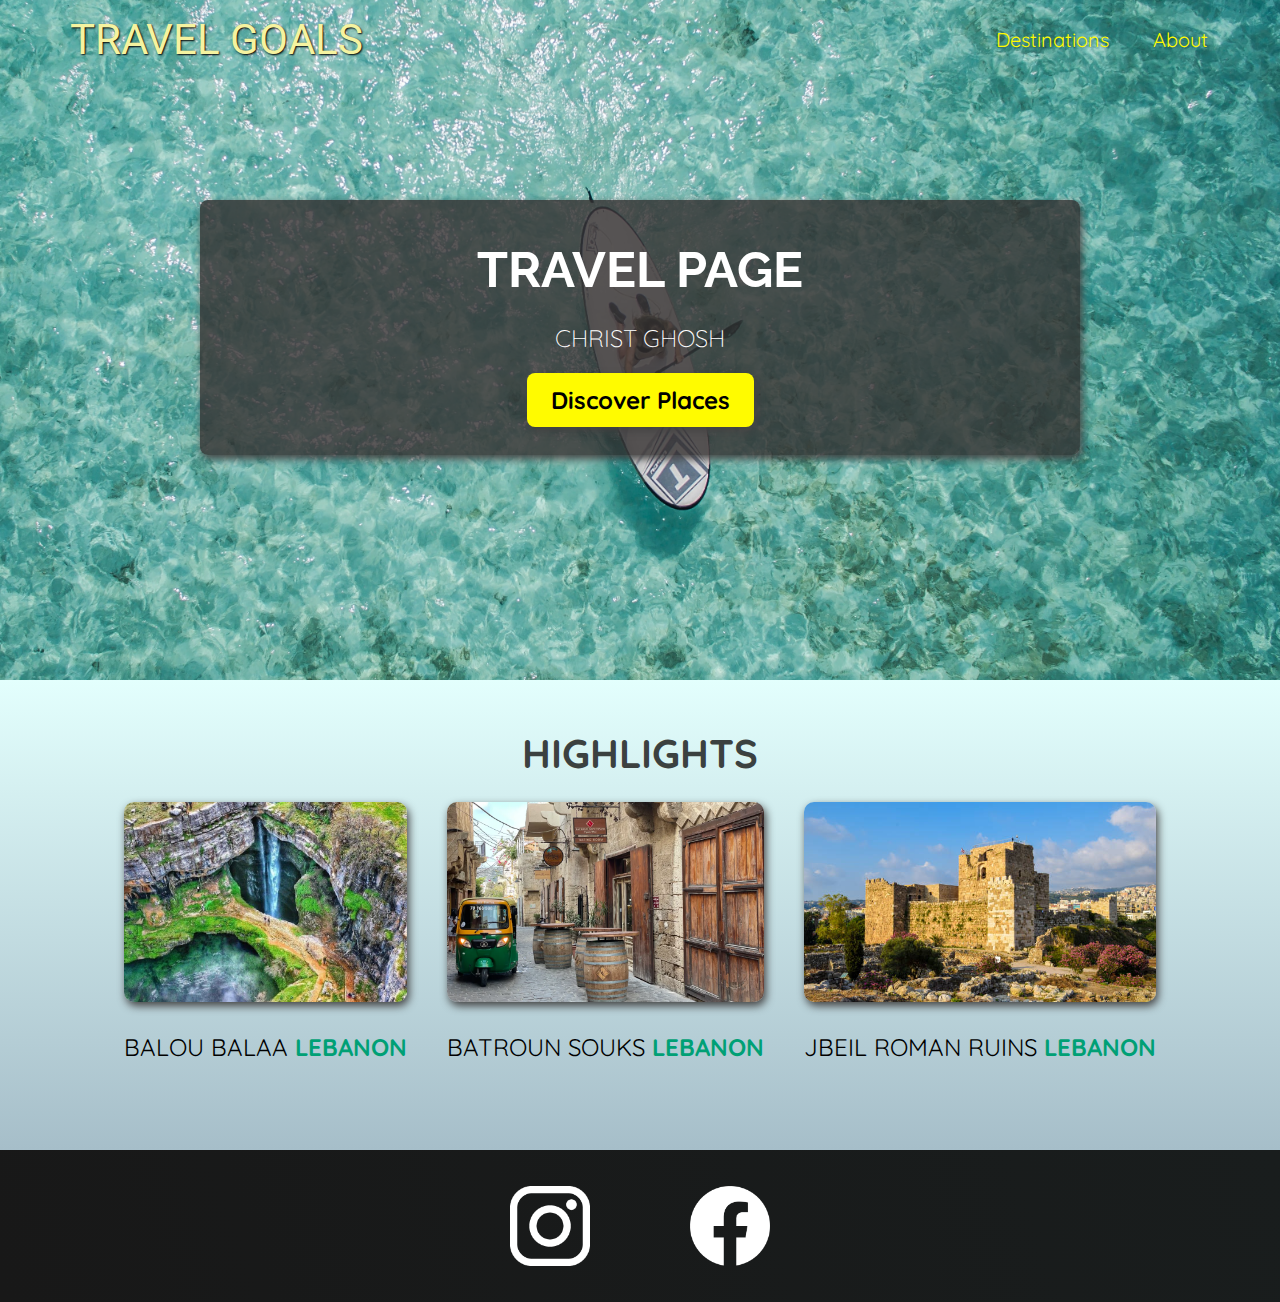
<file: index.html>
<!DOCTYPE html>
<html lang="en">
  <head>
    <meta charset="UTF-8" />
    <title>Travel Goals</title>
    <link
      href="https://fonts.googleapis.com/css2?family=Raleway:wght@700&family=Oleo+Script:wght@700&family=Quicksand:wght@300;500;700&display=swap"
      rel="stylesheet"
    />
    <link
      href="https://fonts.googleapis.com/css2?family=Roboto:ital,wght@1,100;1,400&display=swap"
      rel="stylesheet"
    />
    <link rel="stylesheet" href="shared.css" />
    <link rel="stylesheet" href="styles.css" />
  </head>
  <body>
    <header>
      <div id="page-logo">
        <a href="index.html">Travel Goals</a>
      </div>
      <nav>
        <ul>
          <li>
            <a href="/places.html">Destinations</a>
          </li>
          <li>
            <a href="">About</a>
          </li>
        </ul>
      </nav>
    </header>
    <main>
      <section id="hero">
        <div id="hero-content">
          <h1>Travel Page</h1>
          <p>Christ Ghosh</p>
          <a href="/places.html">Discover Places</a>
        </div>
      </section>
      <section id="highlights">
        <h2>Highlights</h2>
        <ul id="destinations">
          <li class="destination">
            <img
              src="/images/places/balouu-balaa-cover.jpg"
              alt="Balou Balaa a gem of Chatin, Lebanon"
            />
            <p>Balou Balaa <strong>Lebanon</strong></p>
          </li>

          <li class="destination">
            <img
              src="/images/places/batrounsouks.webp"
              alt="Souks of Batroun lebanon"
            />
            <p>Batroun Souks <strong>Lebanon</strong></p>
          </li>

          <li class="destination">
            <img src="/images/places/jbeil al3a.jpg" alt="Jbeil Roman Ruins" />
            <p>Jbeil Roman Ruins <strong>Lebanon</strong></p>
          </li>
        </ul>
      </section>
    </main>
    <footer>
      <ul>
        <li>
          <a href="https://www.instagram.com">
            <img src="/images/places/icons/insta.png" alt="Instagram logo" />
          </a>
        </li>
        <li>
          <a href="https://www.facebook.com">
            <img src="/images/places/icons/facebook.png" alt="Facebook logo" />
          </a>
        </li>
      </ul>
    </footer>
  </body>
</html>
</file>
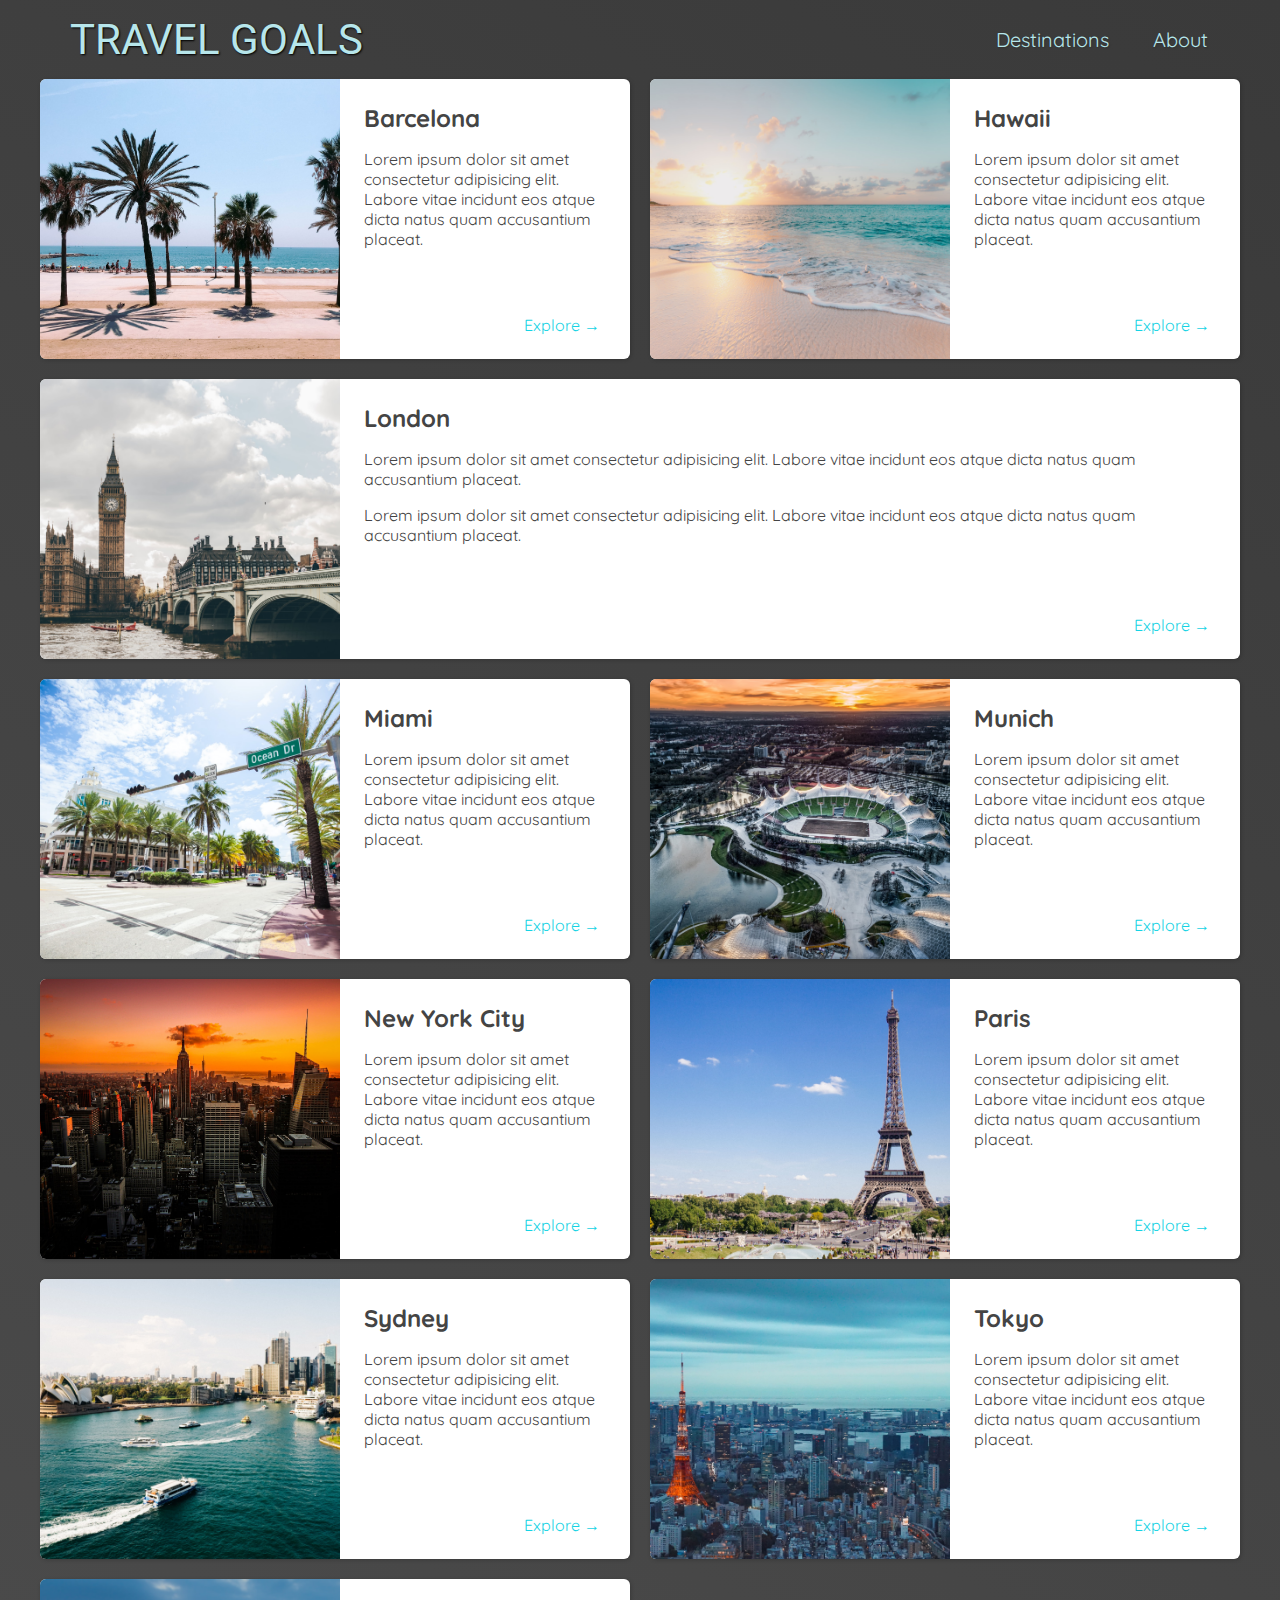
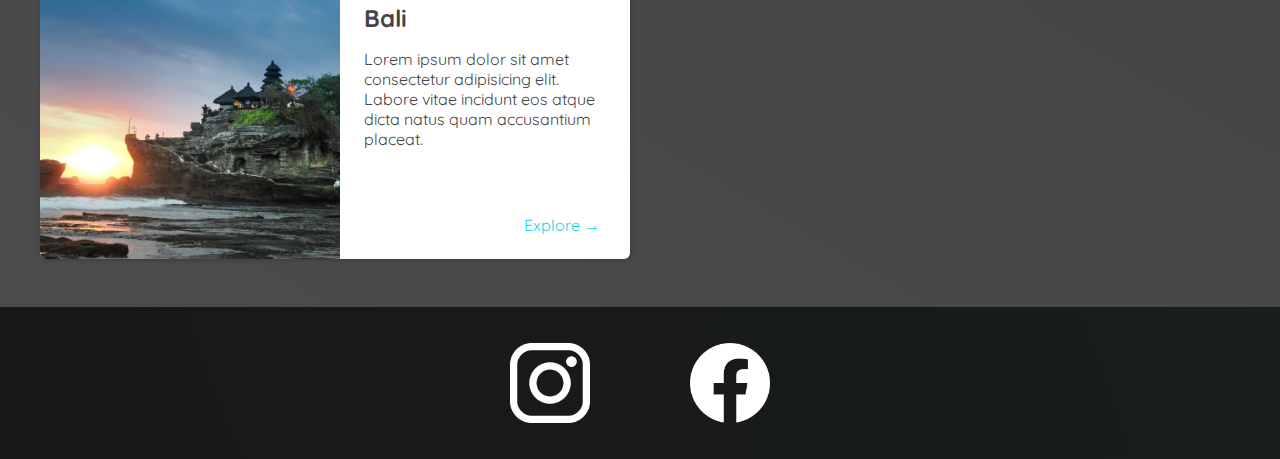
<file: places.html>
<!DOCTYPE html>
<html lang="en">
  <head>
    <meta charset="UTF-8" />
    <link
      href="https://fonts.googleapis.com/css2?family=Raleway:wght@700&family=Oleo+Script:wght@700&family=Quicksand:wght@300;500&display=swap"
      rel="stylesheet"
    />
    <link
      href="https://fonts.googleapis.com/css2?family=Roboto:ital,wght@1,100;1,400&display=swap"
      rel="stylesheet"
    />
    <link rel="stylesheet" href="shared.css" />
    <link rel="stylesheet" href="places.css" />
    <title>Travel Goals</title>
  </head>
  <body>
    <header>
      <div id="page-logo">
        <a href="/index.html">Travel Goals</a>
      </div>
      <nav>
        <ul>
          <li><a href="/places.html">Destinations</a></li>
          <li><a href="">About</a></li>
        </ul>
      </nav>
    </header>
    <main>
      <ul>
        <li>
          <img src="images/places/barcelona.jpg" alt="City of Barcelona" />
          <div class="item-content">
            <div>
              <h2>Barcelona</h2>
              <p>
                Lorem ipsum dolor sit amet consectetur adipisicing elit. Labore
                vitae incidunt eos atque dicta natus quam accusantium placeat.
              </p>
            </div>
            <div class="actions">
              <a href="https://en.wikipedia.org/wiki/Barcelona"
                >Explore &#x2192;</a
              >
            </div>
          </div>
        </li>
        <li>
          <img src="images/places/hawaii.jpg" alt="Hawaii beach" />
          <div class="item-content">
            <div>
              <h2>Hawaii</h2>
              <p>
                Lorem ipsum dolor sit amet consectetur adipisicing elit. Labore
                vitae incidunt eos atque dicta natus quam accusantium placeat.
              </p>
            </div>
            <div class="actions">
              <a href="https://en.wikipedia.org/wiki/Hawaii"
                >Explore &#x2192;</a
              >
            </div>
          </div>
        </li>
        <li>
          <img src="images/places/london.jpg" alt="London city" />
          <div class="item-content">
            <div>
              <h2>London</h2>
              <p>
                Lorem ipsum dolor sit amet consectetur adipisicing elit. Labore
                vitae incidunt eos atque dicta natus quam accusantium placeat.
              </p>
              <p>
                Lorem ipsum dolor sit amet consectetur adipisicing elit. Labore
                vitae incidunt eos atque dicta natus quam accusantium placeat.
              </p>
            </div>
            <div class="actions">
              <a href="https://en.wikipedia.org/wiki/London"
                >Explore &#x2192;</a
              >
            </div>
          </div>
        </li>
        <li>
          <img src="images/places/miami.jpg" alt="Miami streets" />
          <div class="item-content">
            <div>
              <h2>Miami</h2>
              <p>
                Lorem ipsum dolor sit amet consectetur adipisicing elit. Labore
                vitae incidunt eos atque dicta natus quam accusantium placeat.
              </p>
            </div>
            <div class="actions">
              <a href="https://en.wikipedia.org/wiki/Miami">Explore &#x2192;</a>
            </div>
          </div>
        </li>
        <li>
          <img src="images/places/munich.jpg" alt="Munich football stadium" />
          <div class="item-content">
            <div>
              <h2>Munich</h2>
              <p>
                Lorem ipsum dolor sit amet consectetur adipisicing elit. Labore
                vitae incidunt eos atque dicta natus quam accusantium placeat.
              </p>
            </div>
            <div class="actions">
              <a href="https://en.wikipedia.org/wiki/Munich"
                >Explore &#x2192;</a
              >
            </div>
          </div>
        </li>
        <li>
          <img
            src="images/places/new-york-city.jpg"
            alt="New York City skyline"
          />
          <div class="item-content">
            <div>
              <h2>New York City</h2>
              <p>
                Lorem ipsum dolor sit amet consectetur adipisicing elit. Labore
                vitae incidunt eos atque dicta natus quam accusantium placeat.
              </p>
            </div>
            <div class="actions">
              <a href="https://en.wikipedia.org/wiki/New_York_City">
                Explore &#x2192;
              </a>
            </div>
          </div>
        </li>
        <li>
          <img src="images/places/paris.jpg" alt="Paris city" />
          <div class="item-content">
            <div>
              <h2>Paris</h2>
              <p>
                Lorem ipsum dolor sit amet consectetur adipisicing elit. Labore
                vitae incidunt eos atque dicta natus quam accusantium placeat.
              </p>
            </div>
            <div class="actions">
              <a href="https://en.wikipedia.org/wiki/Paris">Explore &#x2192;</a>
            </div>
          </div>
        </li>
        <li>
          <img src="images/places/sydney.jpg" alt="Sydney beach" />
          <div class="item-content">
            <div>
              <h2>Sydney</h2>
              <p>
                Lorem ipsum dolor sit amet consectetur adipisicing elit. Labore
                vitae incidunt eos atque dicta natus quam accusantium placeat.
              </p>
            </div>
            <div class="actions">
              <a href="https://en.wikipedia.org/wiki/Sydney"
                >Explore &#x2192;</a
              >
            </div>
          </div>
        </li>
        <li>
          <img src="images/places/tokyo.jpg" alt="Tokyo skyline" />
          <div class="item-content">
            <div>
              <h2>Tokyo</h2>
              <p>
                Lorem ipsum dolor sit amet consectetur adipisicing elit. Labore
                vitae incidunt eos atque dicta natus quam accusantium placeat.
              </p>
            </div>
            <div class="actions">
              <a href="https://en.wikipedia.org/wiki/Tokyo">Explore &#x2192;</a>
            </div>
          </div>
        </li>
        <li>
          <img src="images/places/bali.jpg" alt="Bali beach" />
          <div class="item-content">
            <div>
              <h2>Bali</h2>
              <p>
                Lorem ipsum dolor sit amet consectetur adipisicing elit. Labore
                vitae incidunt eos atque dicta natus quam accusantium placeat.
              </p>
            </div>
            <div class="actions">
              <a href="https://en.wikipedia.org/wiki/Bali">Explore &#x2192;</a>
            </div>
          </div>
        </li>
      </ul>
    </main>
    <footer>
      <ul>
        <li>
          <a href="https://www.instagram.com">
            <img src="/images/places/icons/insta.png" alt="Instagram logo" />
          </a>
        </li>
        <li>
          <a href="https://www.facebook.com">
            <img src="/images/places/icons/facebook.png" alt="Facebook logo" />
          </a>
        </li>
      </ul>
    </footer>
  </body>
</html>
</file>
<file: shared.css>
body {
  font-family: "Quicksand", sans-serif;
  margin: 0;
}
ul {
  list-style: none;
  margin: 0;
  padding: 0;
}
header {
  display: flex;
  justify-content: space-between;
  align-items: center;
  padding: 15px 60px;
  position: absolute;
  width: 100%;
  top: 0;
  left: 0;
  box-sizing: border-box;
}
#page-logo a {
  padding: 10px;
  font-family: "Roboto", sans-serif;
  color: rgb(245, 243, 160);
  font-size: 42px;
  text-decoration: none;
  text-transform: uppercase;
  text-shadow: 1px 1px 2px rgb(0, 0, 0);
}

header ul {
  display: flex;
}
header li {
  margin-left: 20px;
}
header a {
  text-decoration: none;
  color: rgb(255, 251, 0);
  font-size: 20px;
  padding: 12px;
  text-shadow: 1px 1px 2px rgb(0, 0, 0, 0.2);
  border-radius: 6px;
}
header nav a:hover {
  color: rgb(77, 77, 77);
  background-color: rgb(255, 251, 0);
}
footer {
  background: linear-gradient(70deg, rgb(24, 24, 24), rgb(25, 29, 29));
  padding: 36px 0;
}
footer ul {
  display: flex;
  justify-content: center;
}
footer li {
  width: 80px;
  height: 80px;
  margin: 0 50px;
}
footer img {
  width: 100%;
  height: 100%;
}
</file>
<file: styles.css>
#hero {
  height: 680px;
  background-image: url("/images/places/ocean.jpg");
  background-position: center;
  background-size: cover;
  /* display: flex; */
  /* justify-content: center;
  align-items: center; */
}
#hero-content {
  width: 800px;
  background-color: rgba(51, 47, 47, 0.8);
  box-shadow: 2px 4px 8px rgb(68, 67, 67);
  border-radius: 8px;
  text-align: center;
  padding: 40px;
  margin: 0 auto;
  position: relative;
  top: 200px;
}

#hero-content h1 {
  color: white;
  text-transform: uppercase;
  font-size: 50px;
  font-family: "Raleway", sans-serif;
  margin: 0;
}

#hero-content p {
  color: white;
  text-transform: uppercase;
  font-size: 24px;
  font-weight: 300;
  margin-bottom: 32px;
}

#hero-content a {
  text-decoration: none;
  background-color: rgb(255, 251, 0);
  padding: 12px 24px;
  color: black;
  font-size: 24px;
  font-weight: bold;
  border-radius: 8px;
  box-shadow: 2px 4px 8px rgb(68, 67, 67);
}

#hero-content a:hover {
  background-color: rgb(225, 238, 0);
}

#highlights {
  padding: 24px;
  background: linear-gradient(180deg, rgb(227, 255, 253), rgb(166, 190, 201));
}
#highlights h2 {
  text-transform: uppercase;
  text-align: center;
  font-size: 40px;
  color: rgb(59, 65, 64);
  margin: 24px 0;
}
#destinations {
  display: flex;
  justify-content: center;
  width: 90%;
  margin: auto;
  margin-bottom: 40px;
}

.destination {
  margin: 0 20px;
  text-transform: uppercase;
  font-size: 24px;
  color: (124, 123, 123);
}

.desitnation p {
  text-align: center;
  font-size: 24px;
  color: rgb(124, 123, 123);
  margin: 20px 0;
}

.destination img {
  height: 200px;
  width: 100%;
  box-shadow: 2px 4px 8px rgba(68, 67, 67);
  border-radius: 10px;
  object-fit: cover;
}

.destination strong {
  color: rgb(0, 160, 117);
}
</file>
<file: places.css>
body {
  background: linear-gradient(30deg, rgb(77, 77, 77), rgb(58, 58, 58));
  color: rgb(68, 68, 68);
}

#page-logo a {
  color: rgb(183, 230, 235);
}

header {
  position: static;
}

header a {
  color: rgb(183, 230, 235);
}

header nav a:hover {
  background-color: rgb(183, 230, 235);
  color: rgb(59, 59, 59);
}

main ul {
  width: 1200px;
  margin: 0 auto 48px auto;
  display: grid;
  grid-template-columns: 1fr 1fr;
  gap: 20px 20px;
}

li:nth-of-type(3) {
  grid-column: 1 / span 2;
}

main li {
  display: flex;
  background-color: white;
  box-shadow: 1px 1px 4px rgba(0, 0, 0, 0.2);
  border-radius: 6px;
  overflow: hidden;
}

main li img {
  width: 300px;
  height: 280px;
  object-fit: cover;
}

.item-content {
  padding: 24px;
  display: flex;
  flex-direction: column;
  justify-content: space-between;
}

.item-content h2 {
  margin: 0;
}

.actions {
  text-align: right;
}

.actions a {
  text-decoration: none;
  padding: 6px;
  color: rgb(22, 211, 228);
  border-radius: 5px;
}

.actions a:hover {
  background-color: rgb(235, 253, 255);
}
</file>
